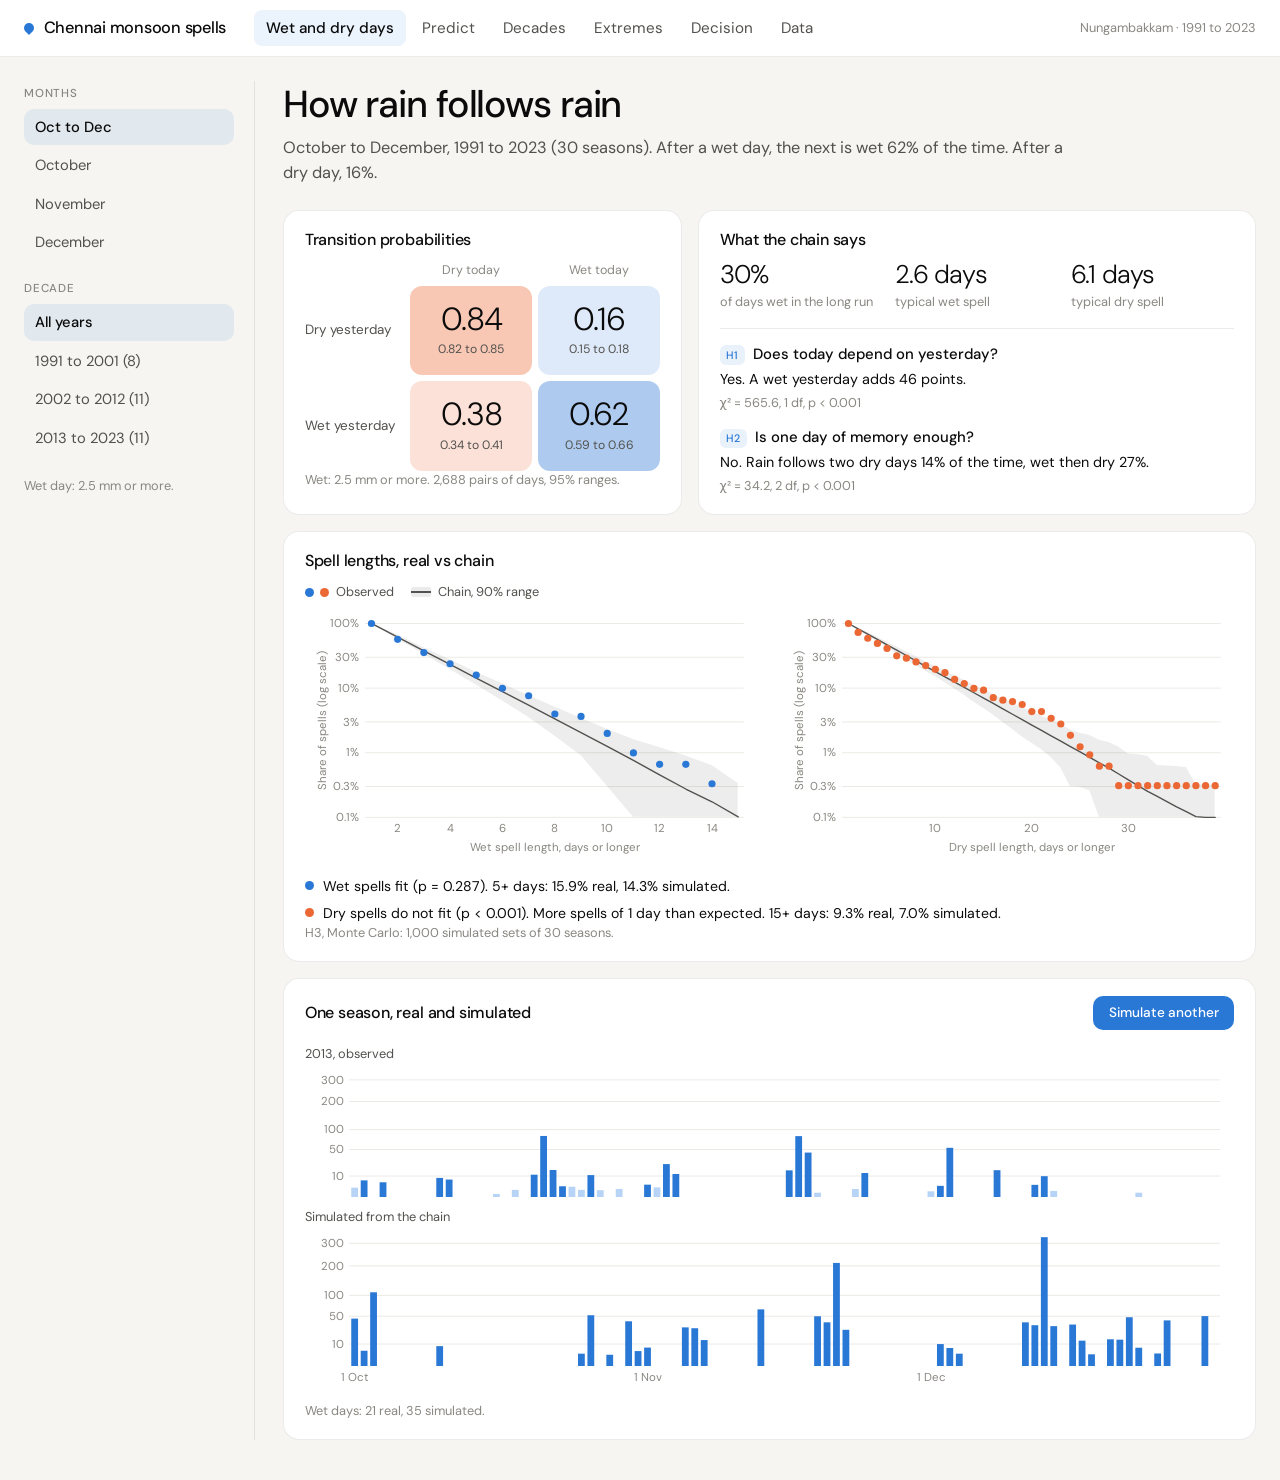
<file: web/index.html>
<!doctype html>
<html lang="en">
<head>
  <meta charset="utf-8" />
  <meta name="viewport" content="width=device-width, initial-scale=1" />
  <title>Chennai monsoon spells</title>
  <meta name="description" content="Wet and dry spells of Chennai's northeast monsoon, 1991 to 2023: a Markov chain analysis with extreme-rainfall risk. Statistics computed in R." />
  <meta name="theme-color" content="#f6f5f1" />
  <link rel="icon" type="image/svg+xml" href="favicon.svg" />
  <link rel="preload" href="data/results.json" as="fetch" crossorigin />
  <link rel="preload" href="data/days.json" as="fetch" crossorigin />
  <link rel="preload" href="fonts/DMSans-400.woff2" as="font" type="font/woff2" crossorigin />
  <link rel="preload" href="fonts/DMSans-500.woff2" as="font" type="font/woff2" crossorigin />
  <style>
    /* Loading screen, inline so it paints before anything else arrives */
    #loading { position: fixed; inset: 0; z-index: 100; display: grid; place-items: center;
      background: #f6f5f1; transition: opacity .35s ease, visibility .35s ease; }
    #loading.done { opacity: 0; visibility: hidden; }
    #loading .inner { display: grid; justify-items: center; gap: 14px; padding: 0 24px; text-align: center;
      font-family: "DM Sans", system-ui, -apple-system, "Segoe UI", sans-serif; }
    #loading .drop { width: 18px; height: 18px; border-radius: 50% 50% 50% 0; transform: rotate(-45deg);
      background: #2a78d6; animation: drop 1.4s ease-in-out infinite; }
    @keyframes drop { 0%, 100% { transform: rotate(-45deg) translate(0, 0); } 50% { transform: rotate(-45deg) translate(-3px, 3px); } }
    #loading .title { font-size: 18px; font-weight: 500; letter-spacing: -0.01em; color: #0b0b0b; }
    #loading .bar { width: 180px; height: 3px; border-radius: 3px; background: #e6e4dd; overflow: hidden; }
    #loading .bar span { display: block; width: 40%; height: 100%; border-radius: 3px; background: #2a78d6;
      animation: slide 1.1s ease-in-out infinite; }
    @keyframes slide { 0% { transform: translateX(-100%); } 100% { transform: translateX(250%); } }
    #loading .note { font-size: 14px; color: #52514e; }
    @media (prefers-reduced-motion: reduce) { #loading .drop, #loading .bar span { animation: none; } }
  </style>
  <link rel="stylesheet" href="css/styles.css?v=4" />
</head>
<body>
  <div id="loading" role="status" aria-live="polite">
    <div class="inner">
      <span class="drop" aria-hidden="true"></span>
      <div class="title">Chennai monsoon spells</div>
      <div class="bar" aria-hidden="true"><span></span></div>
      <div class="note" id="loading-note">Loading the rainfall results</div>
    </div>
  </div>

  <header class="topbar">
    <div class="topbar-inner">
      <a class="brand" href="#wet-and-dry-days"><span class="brand-dot" aria-hidden="true"></span>Chennai monsoon spells</a>
      <button class="menu-btn" id="menu-btn" aria-expanded="false" aria-controls="nav" aria-label="Open the page menu">
        <span></span><span></span><span></span>
      </button>
      <nav class="nav" id="nav" aria-label="Pages">
        <a href="#wet-and-dry-days" data-page="wet">Wet and dry days</a>
        <a href="#predict" data-page="predict">Predict</a>
        <a href="#decades" data-page="decades">Decades</a>
        <a href="#extremes" data-page="extremes">Extremes</a>
        <a href="#decision" data-page="decision">Decision</a>
        <a href="#data" data-page="data">Data</a>
      </nav>
      <span class="nav-meta">Nungambakkam &middot; 1991 to 2023</span>
    </div>
  </header>

  <main class="frame">
    <!-- Wet and dry days -------------------------------------------------------- -->
    <section class="page with-side" id="page-wet" aria-labelledby="h-wet">
      <aside class="picker" aria-label="Choose months and decade">
        <fieldset class="choice" id="pick-months">
          <legend>Months</legend>
        </fieldset>
        <fieldset class="choice" id="pick-decade">
          <legend>Decade</legend>
        </fieldset>
        <p class="side-note">Wet day: 2.5 mm or more.</p>
      </aside>
      <div class="main">
        <div class="page-head">
          <h1 id="h-wet">How rain follows rain</h1>
          <p class="lede" id="lede-wet"></p>
        </div>
        <div class="grid g-5-7">
          <div class="card"><h2 class="card-title">Transition probabilities</h2><div id="matrix"></div></div>
          <div class="card"><h2 class="card-title">What the chain says</h2><div id="chain-facts"></div></div>
        </div>
        <div class="card">
          <h2 class="card-title">Spell lengths, real vs chain</h2>
          <div class="legend">
            <span class="li"><span class="key key-dot wet"></span><span class="key key-dot dry"></span>Observed</span>
            <span class="li"><span class="key key-line"></span>Chain, 90% range</span>
          </div>
          <div class="grid g-6-6 inner">
            <div class="chart" id="chart-spell-wet"></div>
            <div class="chart" id="chart-spell-dry"></div>
          </div>
          <div id="spell-verdict"></div>
        </div>
        <div class="card">
          <div class="card-head">
            <h2 class="card-title">One season, real and simulated</h2>
            <button class="btn btn-primary" id="resim" type="button">Simulate another</button>
          </div>
          <div class="chart" id="chart-season"></div>
          <p class="caption" id="season-caption"></p>
        </div>
      </div>
    </section>

    <!-- Predict ----------------------------------------------------------------- -->
    <section class="page" id="page-predict" aria-labelledby="h-predict" hidden>
      <div class="page-head">
        <h1 id="h-predict">How likely is rain on a given day?</h1>
        <p class="lede" id="lede-predict"></p>
      </div>
      <div class="ask">
        <div class="ask-day">
          <label class="ask-label" for="day">Pick a day</label>
          <input type="date" id="day" value="2027-10-15" min="2026-10-01" max="2030-12-31" required />
        </div>
        <fieldset class="ask-hist" id="pick-history">
          <legend class="ask-label">The two days before <span class="ask-hint">(day before yesterday, then yesterday)</span></legend>
        </fieldset>
      </div>
      <div class="grid g-5-7">
        <div class="card"><h2 class="card-title">The chance</h2><div id="forecast-box"></div></div>
        <div class="card">
          <h2 class="card-title">Through the season</h2>
          <div class="legend" id="forecast-legend"></div>
          <div class="chart fill" id="chart-forecast"></div>
          <p class="caption" id="forecast-caption"></p>
        </div>
      </div>
      <div class="card">
        <h2 class="card-title">The whole season</h2>
        <div id="outlook"></div>
      </div>
      <div class="card">
        <h2 class="card-title">How often is it right?</h2>
        <div class="grid g-7-5 inner">
          <div>
            <div class="slider">
              <label for="cut">Call it wet above</label>
              <output id="cut-out" for="cut"></output>
              <input type="range" id="cut" min="0.05" max="0.95" step="0.01" value="0.3" />
            </div>
            <div id="check-table"></div>
          </div>
          <div>
            <div class="legend">
              <span class="li"><span class="key key-dot dry"></span>Long range</span>
              <span class="li"><span class="key key-dot wet"></span>Next day</span>
            </div>
            <div class="chart" id="chart-reliability"></div>
            <p class="caption">On the dashed line, it rains as often as forecast.</p>
          </div>
        </div>
      </div>
      <div class="card">
        <h2 class="card-title">Which model</h2>
        <div id="model-table"></div>
      </div>
    </section>

    <!-- Decades ----------------------------------------------------------------- -->
    <section class="page" id="page-decades" aria-labelledby="h-decades" hidden>
      <div class="page-head">
        <h1 id="h-decades">Has the monsoon changed?</h1>
        <p class="lede" id="lede-decades"></p>
      </div>
      <div class="card">
        <h2 class="card-title">Rain in each season</h2>
        <div class="chart" id="chart-totals"></div>
        <p class="caption">Grey: a missing month, not used.</p>
      </div>
      <div class="grid g-6-6">
        <div class="card">
          <h2 class="card-title">Persistence by decade (H4)</h2>
          <div class="chart" id="chart-decade-chain"></div>
          <div id="h4-text"></div>
        </div>
        <div class="card">
          <h2 class="card-title">Heavy-rain days by decade (H5)</h2>
          <div class="chart" id="chart-heavy"></div>
          <div id="h5-text"></div>
        </div>
      </div>
    </section>

    <!-- Extremes ---------------------------------------------------------------- -->
    <section class="page" id="page-extremes" aria-labelledby="h-extremes" hidden>
      <div class="page-head">
        <h1 id="h-extremes">How heavy can one day get?</h1>
        <p class="lede" id="lede-extremes"></p>
      </div>
      <div class="card">
        <div class="card-head">
          <h2 class="card-title">Which distribution fits</h2>
          <div class="segmented" role="radiogroup" aria-label="Fit used below" id="pick-fit"></div>
        </div>
        <div class="grid g-5-7 inner">
          <div>
            <div id="fit-table"></div>
          </div>
          <div>
            <div class="legend" id="qq-legend"></div>
            <div class="chart" id="chart-qq"></div>
            <p class="caption">On the dashed line, fit and record agree.</p>
          </div>
        </div>
      </div>
      <div class="card">
        <h2 class="card-title">Return periods</h2>
        <div class="grid g-8-4 inner">
          <div class="chart" id="chart-returns"></div>
          <div id="return-table"></div>
        </div>
        <p class="caption">T(x) = 1 / (&lambda; [1 &minus; F(x)]). Ranges: 400 season resamples.</p>
      </div>
    </section>

    <!-- Decision ---------------------------------------------------------------- -->
    <section class="page" id="page-decision" aria-labelledby="h-decision" hidden>
      <div class="page-head">
        <h1 id="h-decision">When should a flood alert go out?</h1>
        <p class="lede" id="lede-decision"></p>
      </div>
      <div class="grid g-7-5">
        <div class="card">
          <h2 class="card-title">Flood alert by the last two days</h2>
          <div class="chart fill" id="chart-alert"></div>
          <p class="caption" id="alert-caption"></p>
        </div>
        <div class="card">
          <h2 class="card-title">The alert rule</h2>
          <div class="slider">
            <label for="cl">Cost-loss ratio C/L</label>
            <output id="cl-out" for="cl"></output>
            <input type="range" id="cl" min="0.002" max="0.06" step="0.001" value="0.02" />
          </div>
          <p class="side-note">C: cost of acting. L: loss without an alert. Alert when the chance is above C/L.</p>
          <div id="alert-rule"></div>
        </div>
      </div>
      <div class="grid g-7-5">
        <div class="card">
          <h2 class="card-title">Dry-spell buffer for a reservoir</h2>
          <div class="chart fill" id="chart-buffer"></div>
          <p class="caption" id="buffer-caption"></p>
        </div>
        <div class="card">
          <h2 class="card-title">Buffer days</h2>
          <div class="slider">
            <label for="risk">Risk of a longer dry spell</label>
            <output id="risk-out" for="risk"></output>
            <input type="range" id="risk" min="0.01" max="0.5" step="0.01" value="0.1" />
          </div>
          <div id="buffer-rule"></div>
        </div>
      </div>
    </section>

    <!-- Data -------------------------------------------------------------------- -->
    <section class="page" id="page-data" aria-labelledby="h-data" hidden>
      <div class="page-head">
        <h1 id="h-data">Where the numbers come from</h1>
        <p class="lede">Daily rain at Nungambakkam, from the OpenCity Chennai dataset (IMD, TNDMA). Every gap was checked before modelling.</p>
      </div>
      <div class="card">
        <div class="card-head">
          <h2 class="card-title">Rules</h2>
          <a class="btn btn-outline" id="download" href="#" download="nungambakkam_oct_dec_1991_2023.csv">Download data</a>
        </div>
        <div id="audit-rules"></div>
      </div>
      <div class="card">
        <h2 class="card-title">Every October to December day</h2>
        <div class="legend">
          <span class="li"><span class="key key-sq wet"></span>Wet</span>
          <span class="li"><span class="key key-sq light"></span>Under 2.5 mm</span>
          <span class="li"><span class="key key-sq dry"></span>Dry</span>
          <span class="li"><span class="key key-sq missing"></span>Missing</span>
        </div>
        <div class="chart" id="chart-calendar"></div>
      </div>
      <div class="card">
        <h2 class="card-title">What the checks found</h2>
        <div id="audit-found"></div>
      </div>
    </section>
  </main>

  <script src="vendor/d3.min.js" defer></script>
  <script src="vendor/plot.umd.min.js" defer></script>
  <script src="js/stats.js?v=1" defer></script>
  <script src="js/charts.js?v=3" defer></script>
  <script src="js/app.js?v=5" defer></script>
</body>
</html>
</file>
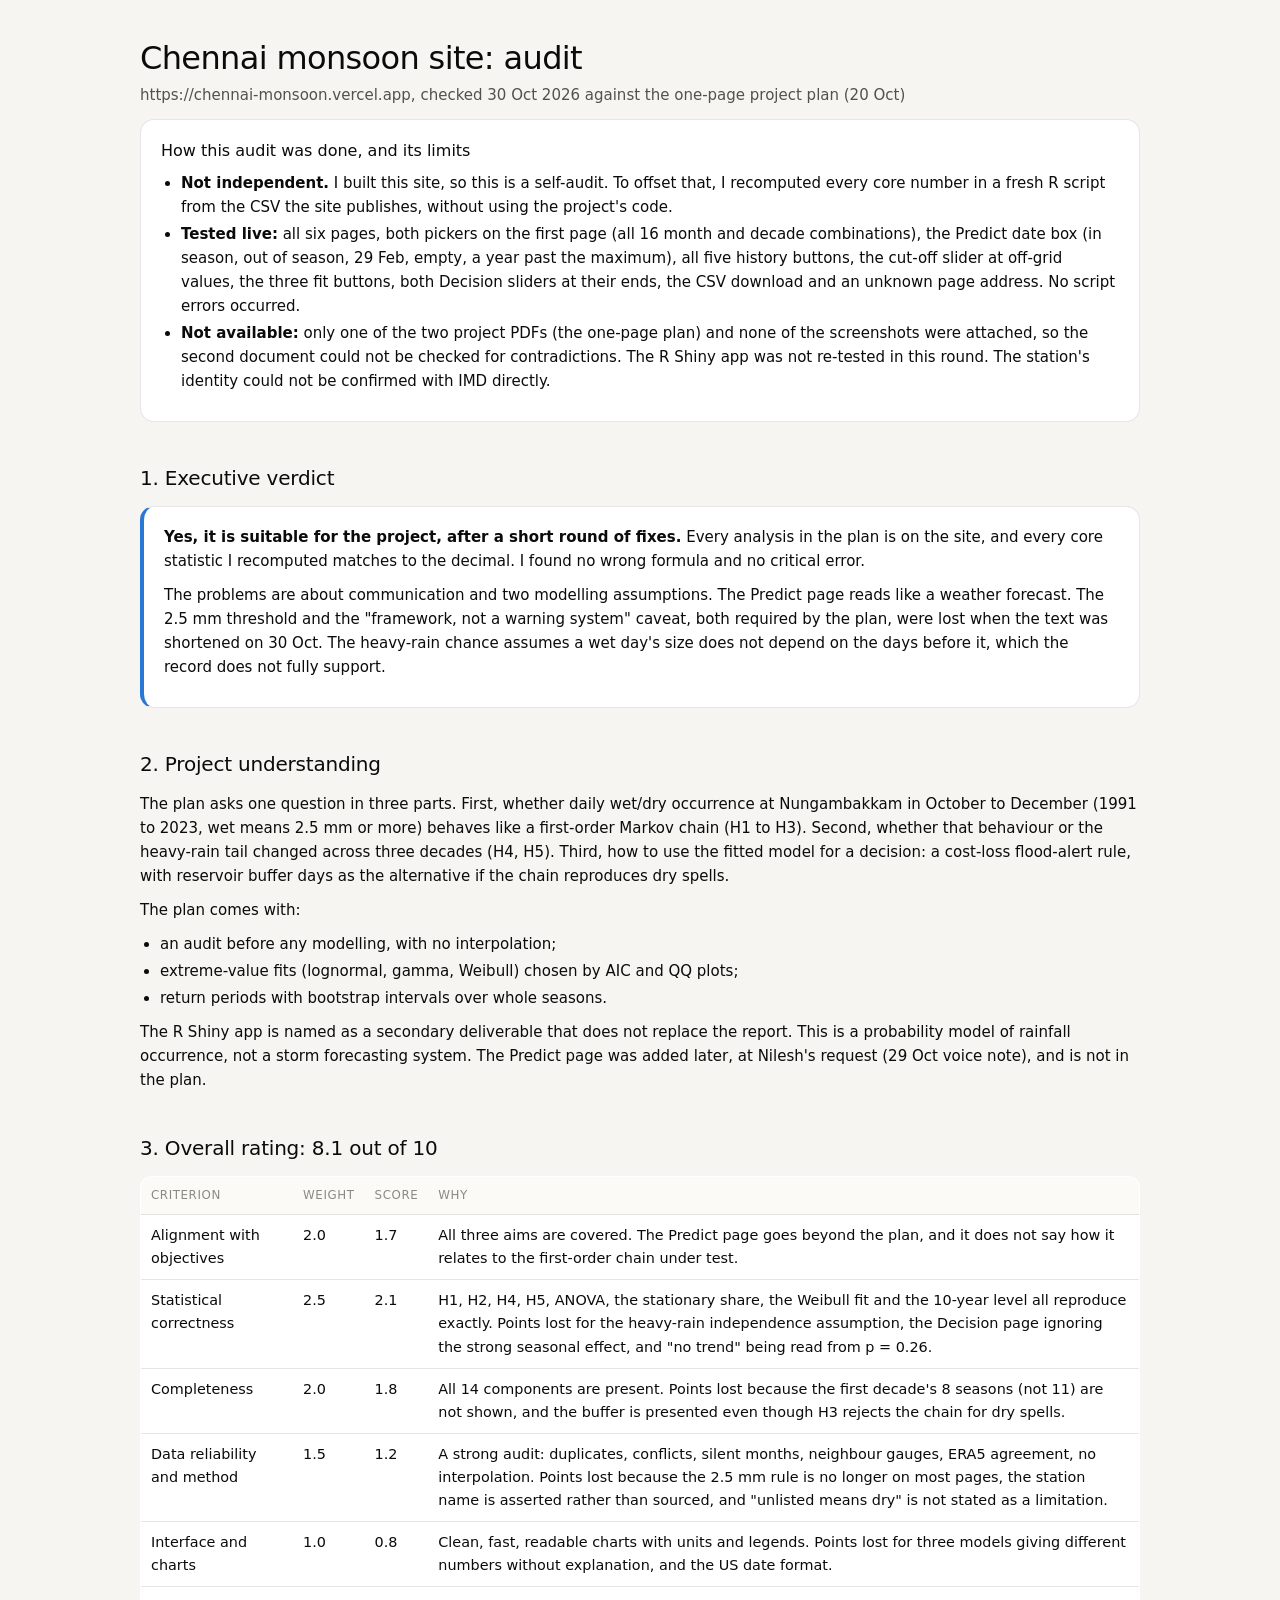
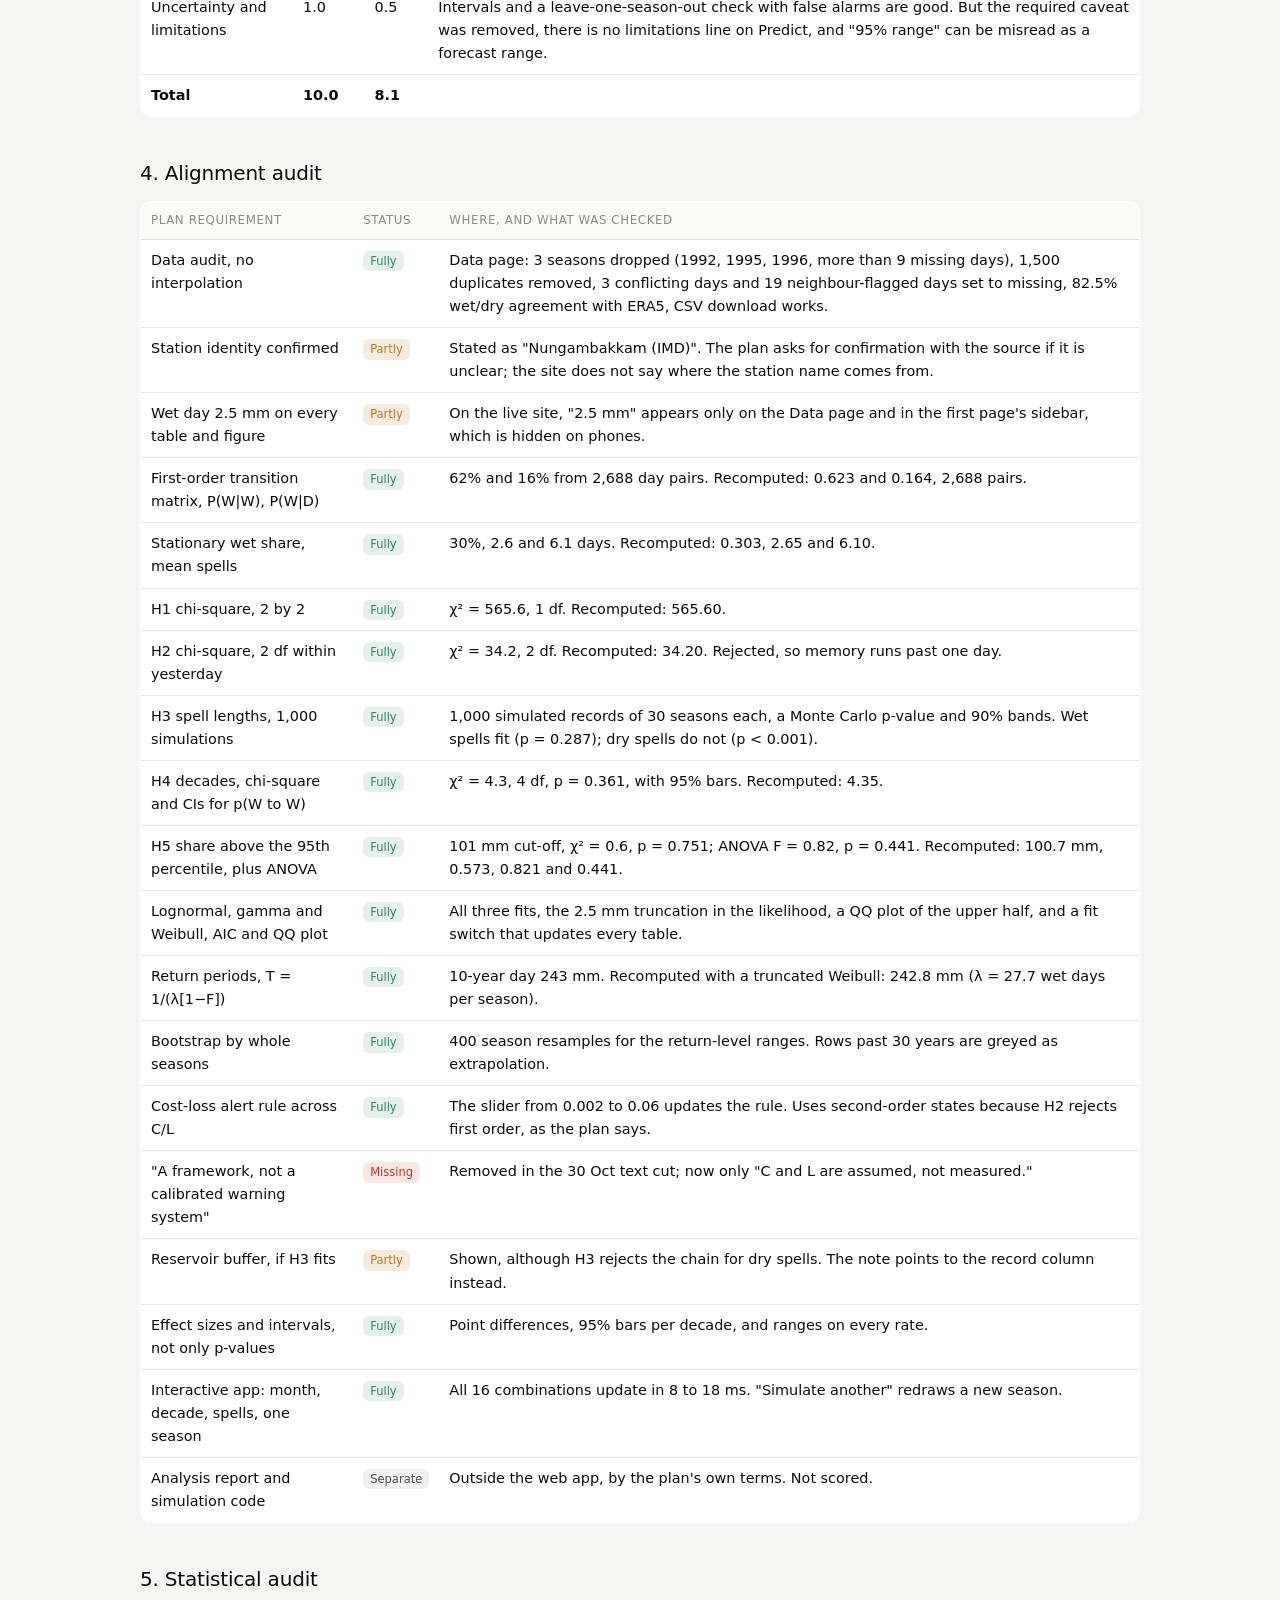
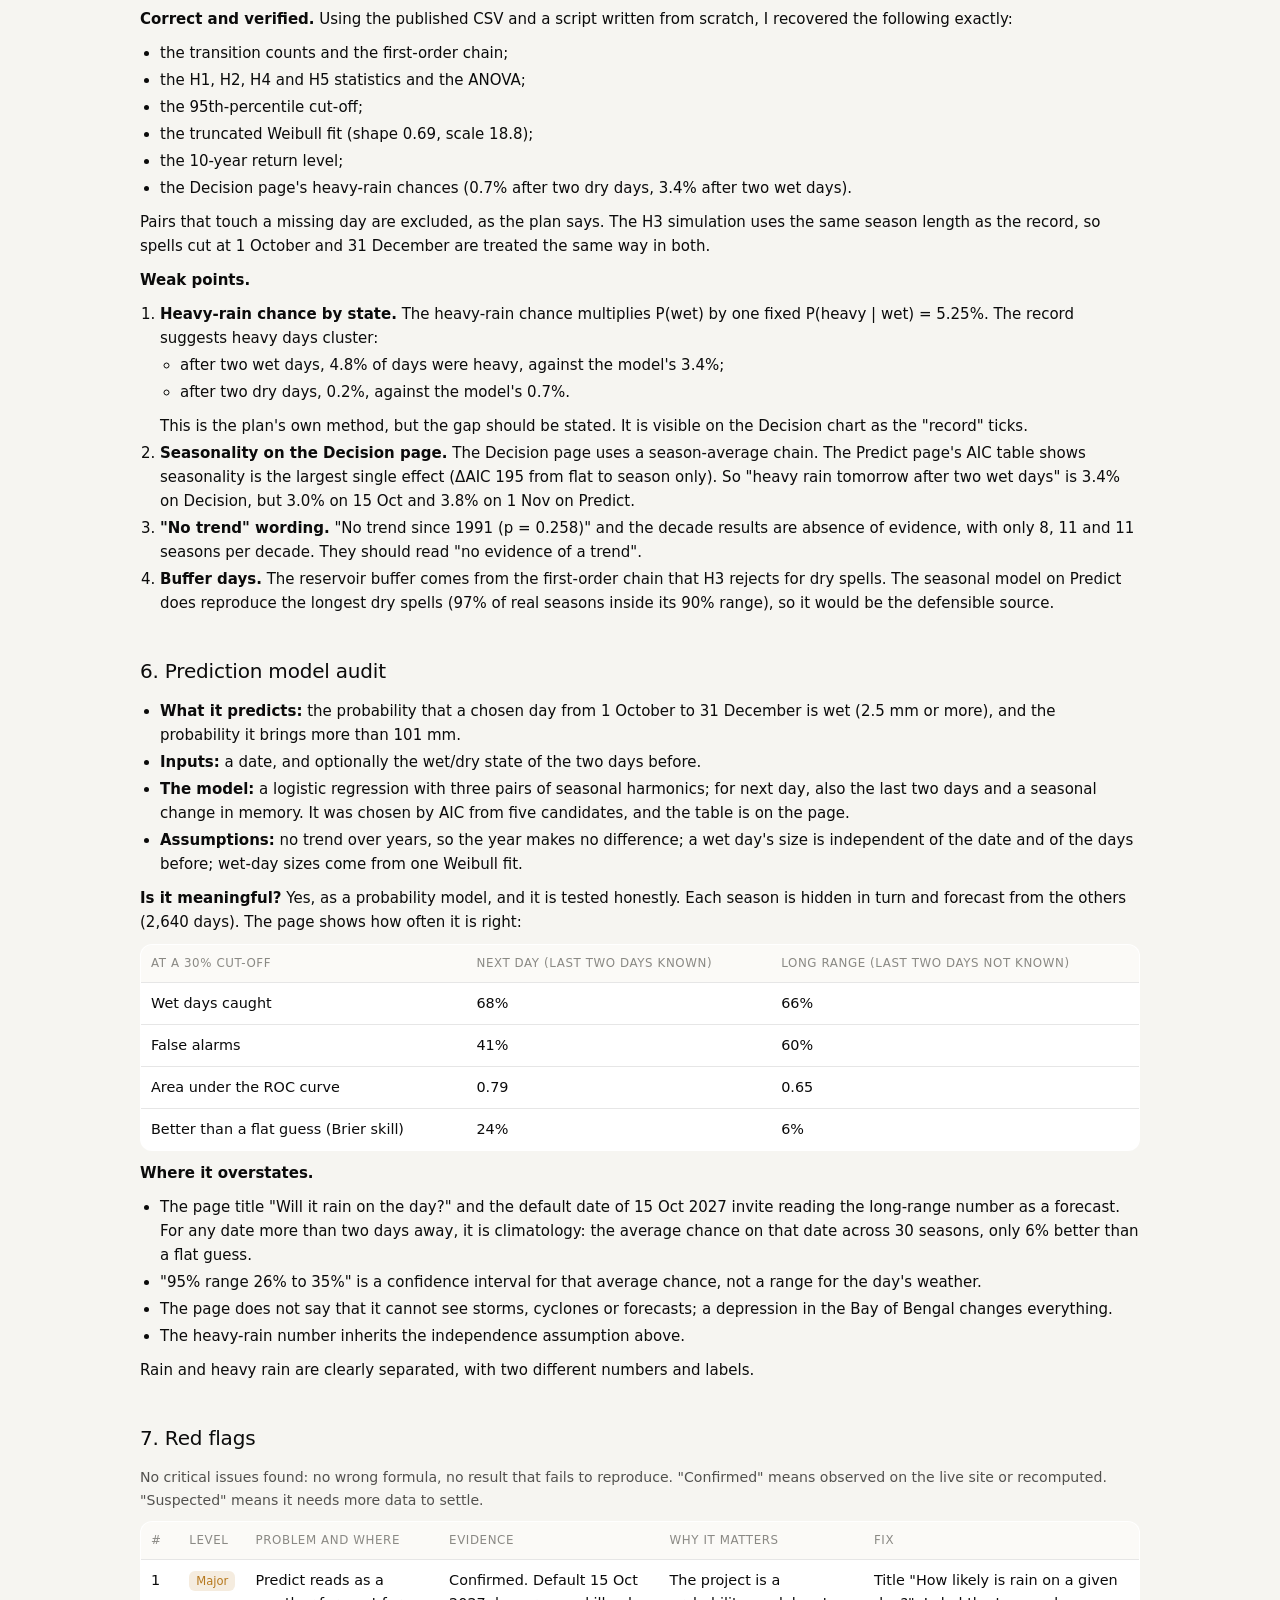
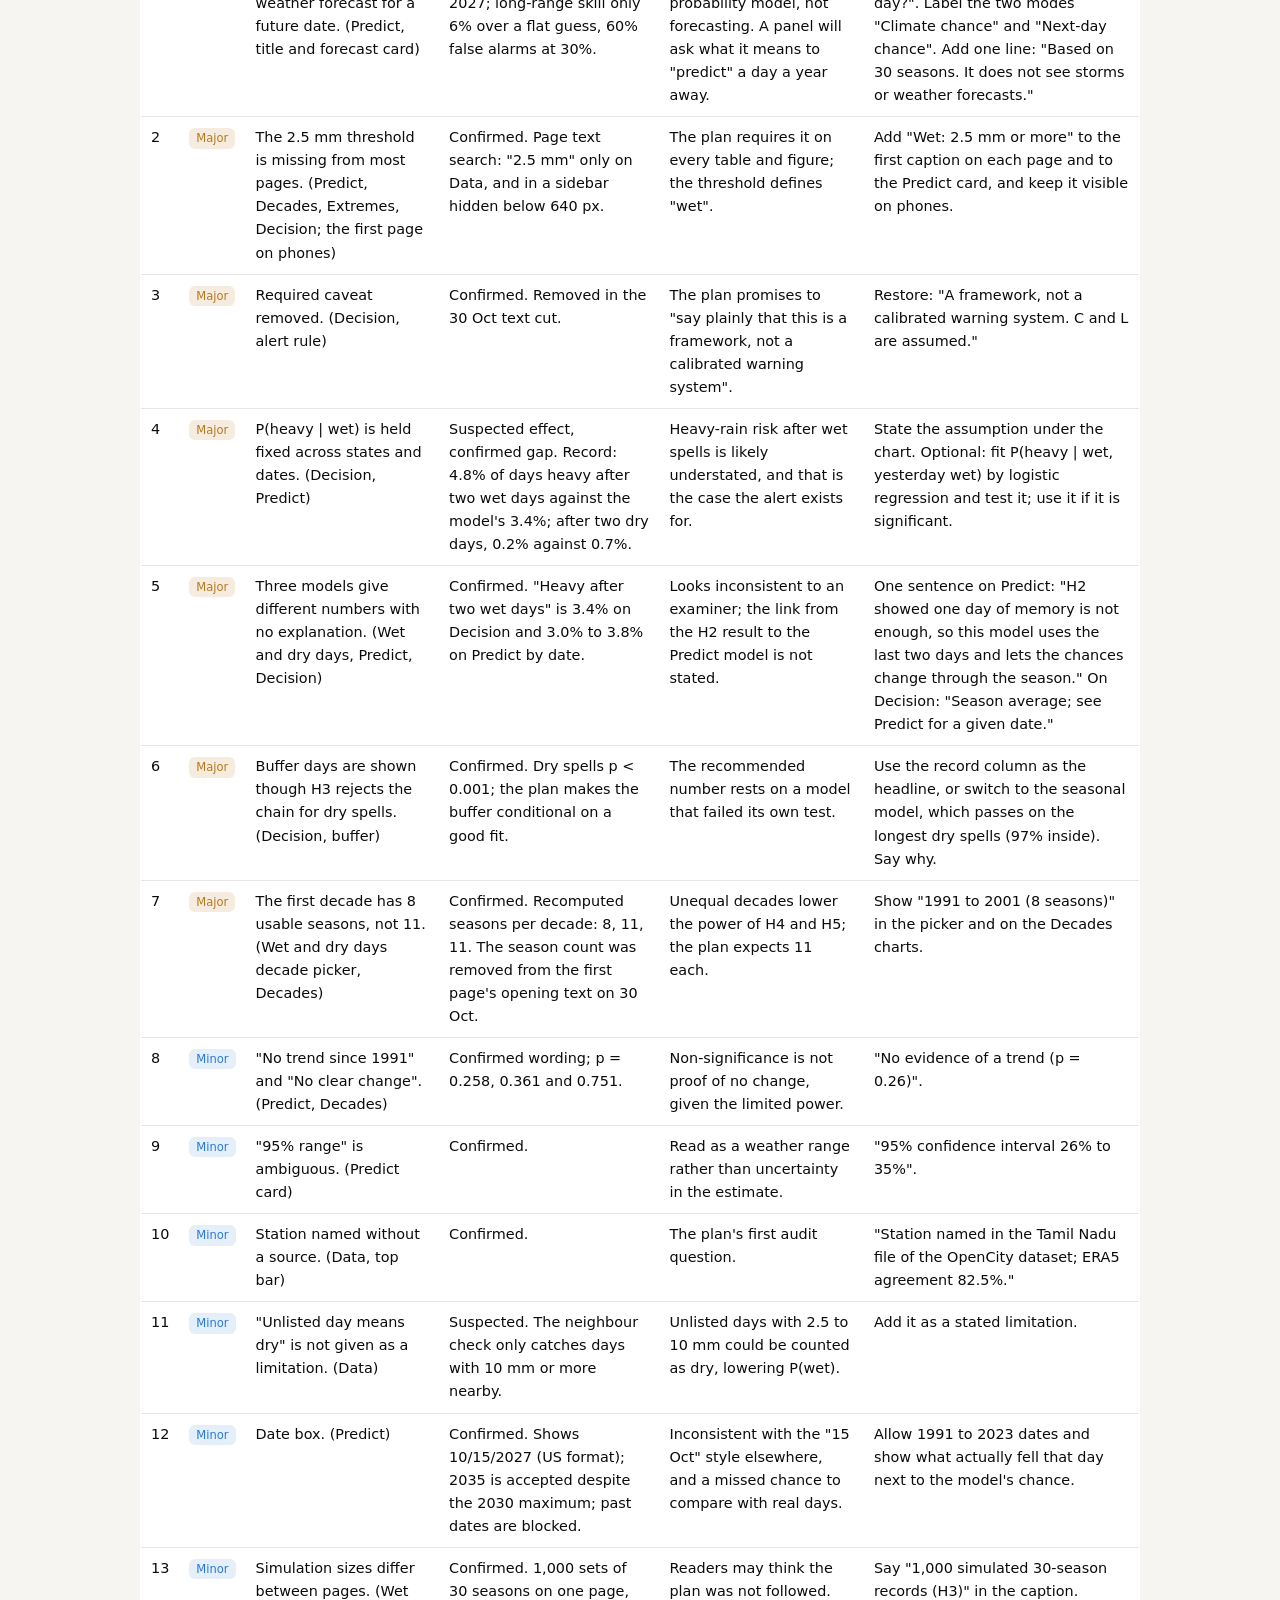
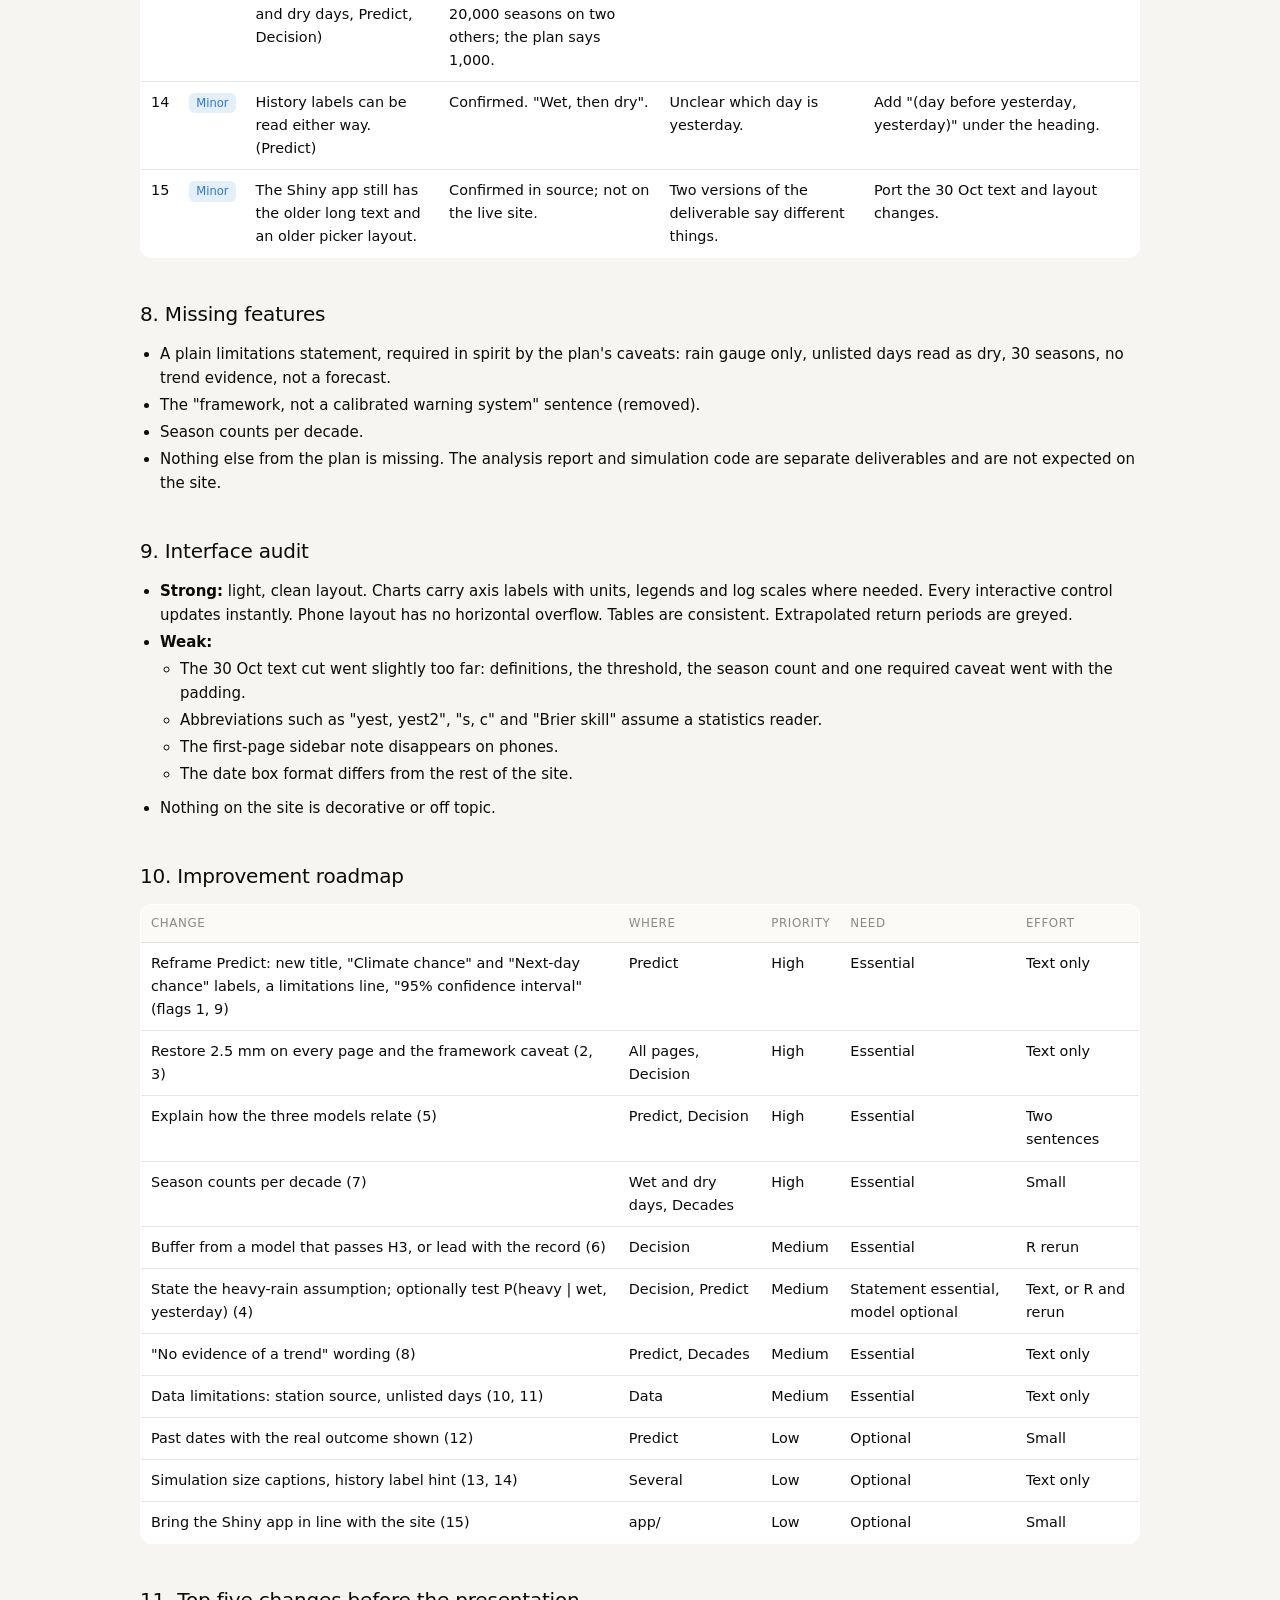
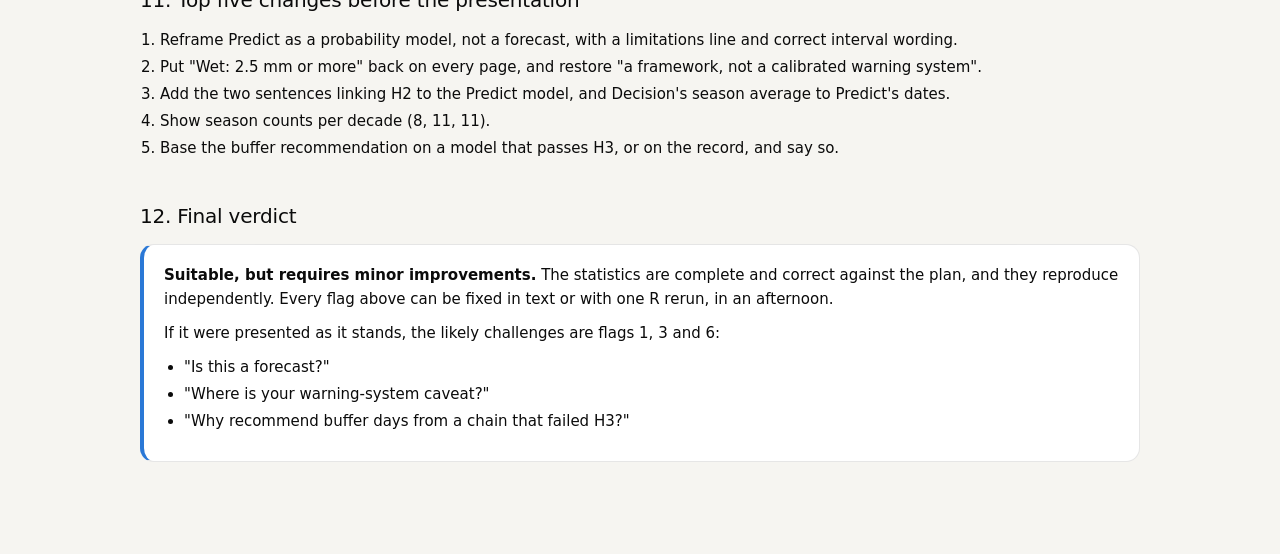
<file: reports/site-audit-30-oct.html>
<!doctype html>
<html lang="en">
<head>
<meta charset="utf-8" />
<meta name="viewport" content="width=device-width, initial-scale=1" />
<title>Chennai monsoon site audit</title>
<style>
  :root { --ink: #0b0b0b; --ink2: #52514e; --muted: #8a8984; --line: rgba(11,11,11,.1); --bg: #f6f5f1; --card: #fff;
    --blue: #2a78d6; --red: #c0392b; --amber: #b7791f; --green: #2f855a; }
  * { box-sizing: border-box; }
  body { margin: 0; background: var(--bg); color: var(--ink); font: 400 15px/1.6 "DM Sans", system-ui, -apple-system, "Segoe UI", sans-serif; }
  main { max-width: 1040px; margin: 0 auto; padding: 40px 20px 80px; }
  h1 { font-size: 2rem; font-weight: 500; letter-spacing: -.02em; line-height: 1.15; margin: 0 0 6px; }
  h2 { font-size: 1.25rem; font-weight: 500; letter-spacing: -.01em; margin: 40px 0 12px; }
  h3 { font-size: 1rem; font-weight: 500; margin: 22px 0 8px; }
  p { margin: 0 0 10px; }
  .sub { color: var(--ink2); }
  .card { background: var(--card); border: 1px solid var(--line); border-radius: 14px; padding: 18px 20px; margin: 12px 0; }
  .verdict { border-left: 4px solid var(--blue); }
  table { width: 100%; border-collapse: collapse; font-size: .9rem; background: var(--card); border: 1px solid var(--line); border-radius: 12px; overflow: hidden; }
  th { text-align: left; font-weight: 500; color: var(--muted); font-size: .74rem; text-transform: uppercase; letter-spacing: .05em; padding: 9px 10px; border-bottom: 1px solid var(--line); background: #fbfaf7; }
  td { padding: 9px 10px; border-bottom: 1px solid var(--line); vertical-align: top; }
  tr:last-child td { border-bottom: 0; }
  .wrap { overflow-x: auto; margin: 10px 0; }
  .tag { display: inline-block; font-size: .72rem; font-weight: 500; border-radius: 6px; padding: 1px 7px; white-space: nowrap; }
  .full { background: rgba(47,133,90,.12); color: var(--green); }
  .part { background: rgba(183,121,31,.14); color: var(--amber); }
  .miss { background: rgba(192,57,43,.12); color: var(--red); }
  .nv { background: rgba(11,11,11,.06); color: var(--ink2); }
  .maj { background: rgba(183,121,31,.14); color: var(--amber); }
  .min { background: rgba(42,120,214,.12); color: var(--blue); }
  .crit { background: rgba(192,57,43,.12); color: var(--red); }
  .score { font-size: 3rem; font-weight: 300; letter-spacing: -.03em; line-height: 1; }
  ul, ol { margin: 0 0 10px; padding-left: 20px; }
  li { margin: 3px 0; }
  code { font-size: .86em; background: rgba(11,11,11,.05); border-radius: 4px; padding: 0 4px; }
  .num { font-variant-numeric: tabular-nums; }
  .note { color: var(--ink2); font-size: .88rem; }
</style>
</head>
<body>
<main>
  <h1>Chennai monsoon site: audit</h1>
  <p class="sub">https://chennai-monsoon.vercel.app, checked 30 Oct 2026 against the one-page project plan (20 Oct)</p>

  <div class="card">
    <h3 style="margin-top:0">How this audit was done, and its limits</h3>
    <ul>
      <li><b>Not independent.</b> I built this site, so this is a self-audit. To offset that, I recomputed every core number in a fresh R script from the CSV the site publishes, without using the project's code.</li>
      <li><b>Tested live:</b> all six pages, both pickers on the first page (all 16 month and decade combinations), the Predict date box (in season, out of season, 29 Feb, empty, a year past the maximum), all five history buttons, the cut-off slider at off-grid values, the three fit buttons, both Decision sliders at their ends, the CSV download and an unknown page address. No script errors occurred.</li>
      <li><b>Not available:</b> only one of the two project PDFs (the one-page plan) and none of the screenshots were attached, so the second document could not be checked for contradictions. The R Shiny app was not re-tested in this round. The station's identity could not be confirmed with IMD directly.</li>
    </ul>
  </div>

  <h2>1. Executive verdict</h2>
  <div class="card verdict">
    <p><b>Yes, it is suitable for the project, after a short round of fixes.</b> Every analysis in the plan is on the site, and every core statistic I recomputed matches to the decimal. I found no wrong formula and no critical error.</p>
    <p>The problems are about communication and two modelling assumptions. The Predict page reads like a weather forecast. The 2.5 mm threshold and the "framework, not a warning system" caveat, both required by the plan, were lost when the text was shortened on 30 Oct. The heavy-rain chance assumes a wet day's size does not depend on the days before it, which the record does not fully support.</p>
  </div>

  <h2>2. Project understanding</h2>
  <p>The plan asks one question in three parts. First, whether daily wet/dry occurrence at Nungambakkam in October to December (1991 to 2023, wet means 2.5 mm or more) behaves like a first-order Markov chain (H1 to H3). Second, whether that behaviour or the heavy-rain tail changed across three decades (H4, H5). Third, how to use the fitted model for a decision: a cost-loss flood-alert rule, with reservoir buffer days as the alternative if the chain reproduces dry spells.</p>
  <p>The plan comes with:</p>
  <ul>
    <li>an audit before any modelling, with no interpolation;</li>
    <li>extreme-value fits (lognormal, gamma, Weibull) chosen by AIC and QQ plots;</li>
    <li>return periods with bootstrap intervals over whole seasons.</li>
  </ul>
  <p>The R Shiny app is named as a secondary deliverable that does not replace the report. This is a probability model of rainfall occurrence, not a storm forecasting system. The Predict page was added later, at Nilesh's request (29 Oct voice note), and is not in the plan.</p>

  <h2>3. Overall rating: 8.1 out of 10</h2>
  <div class="wrap"><table>
    <thead><tr><th>Criterion</th><th>Weight</th><th>Score</th><th>Why</th></tr></thead>
    <tbody>
      <tr><td>Alignment with objectives</td><td class="num">2.0</td><td class="num">1.7</td><td>All three aims are covered. The Predict page goes beyond the plan, and it does not say how it relates to the first-order chain under test.</td></tr>
      <tr><td>Statistical correctness</td><td class="num">2.5</td><td class="num">2.1</td><td>H1, H2, H4, H5, ANOVA, the stationary share, the Weibull fit and the 10-year level all reproduce exactly. Points lost for the heavy-rain independence assumption, the Decision page ignoring the strong seasonal effect, and "no trend" being read from p = 0.26.</td></tr>
      <tr><td>Completeness</td><td class="num">2.0</td><td class="num">1.8</td><td>All 14 components are present. Points lost because the first decade's 8 seasons (not 11) are not shown, and the buffer is presented even though H3 rejects the chain for dry spells.</td></tr>
      <tr><td>Data reliability and method</td><td class="num">1.5</td><td class="num">1.2</td><td>A strong audit: duplicates, conflicts, silent months, neighbour gauges, ERA5 agreement, no interpolation. Points lost because the 2.5 mm rule is no longer on most pages, the station name is asserted rather than sourced, and "unlisted means dry" is not stated as a limitation.</td></tr>
      <tr><td>Interface and charts</td><td class="num">1.0</td><td class="num">0.8</td><td>Clean, fast, readable charts with units and legends. Points lost for three models giving different numbers without explanation, and the US date format.</td></tr>
      <tr><td>Uncertainty and limitations</td><td class="num">1.0</td><td class="num">0.5</td><td>Intervals and a leave-one-season-out check with false alarms are good. But the required caveat was removed, there is no limitations line on Predict, and "95% range" can be misread as a forecast range.</td></tr>
      <tr><td><b>Total</b></td><td class="num"><b>10.0</b></td><td class="num"><b>8.1</b></td><td></td></tr>
    </tbody>
  </table></div>

  <h2>4. Alignment audit</h2>
  <div class="wrap"><table>
    <thead><tr><th>Plan requirement</th><th>Status</th><th>Where, and what was checked</th></tr></thead>
    <tbody>
      <tr><td>Data audit, no interpolation</td><td><span class="tag full">Fully</span></td><td>Data page: 3 seasons dropped (1992, 1995, 1996, more than 9 missing days), 1,500 duplicates removed, 3 conflicting days and 19 neighbour-flagged days set to missing, 82.5% wet/dry agreement with ERA5, CSV download works.</td></tr>
      <tr><td>Station identity confirmed</td><td><span class="tag part">Partly</span></td><td>Stated as "Nungambakkam (IMD)". The plan asks for confirmation with the source if it is unclear; the site does not say where the station name comes from.</td></tr>
      <tr><td>Wet day 2.5 mm on every table and figure</td><td><span class="tag part">Partly</span></td><td>On the live site, "2.5 mm" appears only on the Data page and in the first page's sidebar, which is hidden on phones.</td></tr>
      <tr><td>First-order transition matrix, P(W|W), P(W|D)</td><td><span class="tag full">Fully</span></td><td>62% and 16% from 2,688 day pairs. Recomputed: 0.623 and 0.164, 2,688 pairs.</td></tr>
      <tr><td>Stationary wet share, mean spells</td><td><span class="tag full">Fully</span></td><td>30%, 2.6 and 6.1 days. Recomputed: 0.303, 2.65 and 6.10.</td></tr>
      <tr><td>H1 chi-square, 2 by 2</td><td><span class="tag full">Fully</span></td><td>&chi;&sup2; = 565.6, 1 df. Recomputed: 565.60.</td></tr>
      <tr><td>H2 chi-square, 2 df within yesterday</td><td><span class="tag full">Fully</span></td><td>&chi;&sup2; = 34.2, 2 df. Recomputed: 34.20. Rejected, so memory runs past one day.</td></tr>
      <tr><td>H3 spell lengths, 1,000 simulations</td><td><span class="tag full">Fully</span></td><td>1,000 simulated records of 30 seasons each, a Monte Carlo p-value and 90% bands. Wet spells fit (p = 0.287); dry spells do not (p &lt; 0.001).</td></tr>
      <tr><td>H4 decades, chi-square and CIs for p(W to W)</td><td><span class="tag full">Fully</span></td><td>&chi;&sup2; = 4.3, 4 df, p = 0.361, with 95% bars. Recomputed: 4.35.</td></tr>
      <tr><td>H5 share above the 95th percentile, plus ANOVA</td><td><span class="tag full">Fully</span></td><td>101 mm cut-off, &chi;&sup2; = 0.6, p = 0.751; ANOVA F = 0.82, p = 0.441. Recomputed: 100.7 mm, 0.573, 0.821 and 0.441.</td></tr>
      <tr><td>Lognormal, gamma and Weibull, AIC and QQ plot</td><td><span class="tag full">Fully</span></td><td>All three fits, the 2.5 mm truncation in the likelihood, a QQ plot of the upper half, and a fit switch that updates every table.</td></tr>
      <tr><td>Return periods, T = 1/(&lambda;[1&minus;F])</td><td><span class="tag full">Fully</span></td><td>10-year day 243 mm. Recomputed with a truncated Weibull: 242.8 mm (&lambda; = 27.7 wet days per season).</td></tr>
      <tr><td>Bootstrap by whole seasons</td><td><span class="tag full">Fully</span></td><td>400 season resamples for the return-level ranges. Rows past 30 years are greyed as extrapolation.</td></tr>
      <tr><td>Cost-loss alert rule across C/L</td><td><span class="tag full">Fully</span></td><td>The slider from 0.002 to 0.06 updates the rule. Uses second-order states because H2 rejects first order, as the plan says.</td></tr>
      <tr><td>"A framework, not a calibrated warning system"</td><td><span class="tag miss">Missing</span></td><td>Removed in the 30 Oct text cut; now only "C and L are assumed, not measured."</td></tr>
      <tr><td>Reservoir buffer, if H3 fits</td><td><span class="tag part">Partly</span></td><td>Shown, although H3 rejects the chain for dry spells. The note points to the record column instead.</td></tr>
      <tr><td>Effect sizes and intervals, not only p-values</td><td><span class="tag full">Fully</span></td><td>Point differences, 95% bars per decade, and ranges on every rate.</td></tr>
      <tr><td>Interactive app: month, decade, spells, one season</td><td><span class="tag full">Fully</span></td><td>All 16 combinations update in 8 to 18 ms. "Simulate another" redraws a new season.</td></tr>
      <tr><td>Analysis report and simulation code</td><td><span class="tag nv">Separate</span></td><td>Outside the web app, by the plan's own terms. Not scored.</td></tr>
    </tbody>
  </table></div>

  <h2>5. Statistical audit</h2>
  <p><b>Correct and verified.</b> Using the published CSV and a script written from scratch, I recovered the following exactly:</p>
  <ul>
    <li>the transition counts and the first-order chain;</li>
    <li>the H1, H2, H4 and H5 statistics and the ANOVA;</li>
    <li>the 95th-percentile cut-off;</li>
    <li>the truncated Weibull fit (shape 0.69, scale 18.8);</li>
    <li>the 10-year return level;</li>
    <li>the Decision page's heavy-rain chances (0.7% after two dry days, 3.4% after two wet days).</li>
  </ul>
  <p>Pairs that touch a missing day are excluded, as the plan says. The H3 simulation uses the same season length as the record, so spells cut at 1 October and 31 December are treated the same way in both.</p>
  <p><b>Weak points.</b></p>
  <ol>
    <li><b>Heavy-rain chance by state.</b> The heavy-rain chance multiplies P(wet) by one fixed P(heavy | wet) = 5.25%. The record suggests heavy days cluster:
      <ul>
        <li>after two wet days, 4.8% of days were heavy, against the model's 3.4%;</li>
        <li>after two dry days, 0.2%, against the model's 0.7%.</li>
      </ul>
      This is the plan's own method, but the gap should be stated. It is visible on the Decision chart as the "record" ticks.</li>
    <li><b>Seasonality on the Decision page.</b> The Decision page uses a season-average chain. The Predict page's AIC table shows seasonality is the largest single effect (&Delta;AIC 195 from flat to season only). So "heavy rain tomorrow after two wet days" is 3.4% on Decision, but 3.0% on 15 Oct and 3.8% on 1 Nov on Predict.</li>
    <li><b>"No trend" wording.</b> "No trend since 1991 (p = 0.258)" and the decade results are absence of evidence, with only 8, 11 and 11 seasons per decade. They should read "no evidence of a trend".</li>
    <li><b>Buffer days.</b> The reservoir buffer comes from the first-order chain that H3 rejects for dry spells. The seasonal model on Predict does reproduce the longest dry spells (97% of real seasons inside its 90% range), so it would be the defensible source.</li>
  </ol>

  <h2>6. Prediction model audit</h2>
  <ul>
    <li><b>What it predicts:</b> the probability that a chosen day from 1 October to 31 December is wet (2.5 mm or more), and the probability it brings more than 101 mm.</li>
    <li><b>Inputs:</b> a date, and optionally the wet/dry state of the two days before.</li>
    <li><b>The model:</b> a logistic regression with three pairs of seasonal harmonics; for next day, also the last two days and a seasonal change in memory. It was chosen by AIC from five candidates, and the table is on the page.</li>
    <li><b>Assumptions:</b> no trend over years, so the year makes no difference; a wet day's size is independent of the date and of the days before; wet-day sizes come from one Weibull fit.</li>
  </ul>
  <p><b>Is it meaningful?</b> Yes, as a probability model, and it is tested honestly. Each season is hidden in turn and forecast from the others (2,640 days). The page shows how often it is right:</p>
  <div class="wrap"><table>
    <thead><tr><th>At a 30% cut-off</th><th>Next day (last two days known)</th><th>Long range (last two days not known)</th></tr></thead>
    <tbody>
      <tr><td>Wet days caught</td><td>68%</td><td>66%</td></tr>
      <tr><td>False alarms</td><td>41%</td><td>60%</td></tr>
      <tr><td>Area under the ROC curve</td><td>0.79</td><td>0.65</td></tr>
      <tr><td>Better than a flat guess (Brier skill)</td><td>24%</td><td>6%</td></tr>
    </tbody>
  </table></div>
  <p><b>Where it overstates.</b></p>
  <ul>
    <li>The page title "Will it rain on the day?" and the default date of 15 Oct 2027 invite reading the long-range number as a forecast. For any date more than two days away, it is climatology: the average chance on that date across 30 seasons, only 6% better than a flat guess.</li>
    <li>"95% range 26% to 35%" is a confidence interval for that average chance, not a range for the day's weather.</li>
    <li>The page does not say that it cannot see storms, cyclones or forecasts; a depression in the Bay of Bengal changes everything.</li>
    <li>The heavy-rain number inherits the independence assumption above.</li>
  </ul>
  <p>Rain and heavy rain are clearly separated, with two different numbers and labels.</p>

  <h2>7. Red flags</h2>
  <p class="note">No critical issues found: no wrong formula, no result that fails to reproduce. "Confirmed" means observed on the live site or recomputed. "Suspected" means it needs more data to settle.</p>
  <div class="wrap"><table>
    <thead><tr><th>#</th><th>Level</th><th>Problem and where</th><th>Evidence</th><th>Why it matters</th><th>Fix</th></tr></thead>
    <tbody>
      <tr><td>1</td><td><span class="tag maj">Major</span></td><td>Predict reads as a weather forecast for a future date. (Predict, title and forecast card)</td><td>Confirmed. Default 15 Oct 2027; long-range skill only 6% over a flat guess, 60% false alarms at 30%.</td><td>The project is a probability model, not forecasting. A panel will ask what it means to "predict" a day a year away.</td><td>Title "How likely is rain on a given day?". Label the two modes "Climate chance" and "Next-day chance". Add one line: "Based on 30 seasons. It does not see storms or weather forecasts."</td></tr>
      <tr><td>2</td><td><span class="tag maj">Major</span></td><td>The 2.5 mm threshold is missing from most pages. (Predict, Decades, Extremes, Decision; the first page on phones)</td><td>Confirmed. Page text search: "2.5 mm" only on Data, and in a sidebar hidden below 640 px.</td><td>The plan requires it on every table and figure; the threshold defines "wet".</td><td>Add "Wet: 2.5 mm or more" to the first caption on each page and to the Predict card, and keep it visible on phones.</td></tr>
      <tr><td>3</td><td><span class="tag maj">Major</span></td><td>Required caveat removed. (Decision, alert rule)</td><td>Confirmed. Removed in the 30 Oct text cut.</td><td>The plan promises to "say plainly that this is a framework, not a calibrated warning system".</td><td>Restore: "A framework, not a calibrated warning system. C and L are assumed."</td></tr>
      <tr><td>4</td><td><span class="tag maj">Major</span></td><td>P(heavy | wet) is held fixed across states and dates. (Decision, Predict)</td><td>Suspected effect, confirmed gap. Record: 4.8% of days heavy after two wet days against the model's 3.4%; after two dry days, 0.2% against 0.7%.</td><td>Heavy-rain risk after wet spells is likely understated, and that is the case the alert exists for.</td><td>State the assumption under the chart. Optional: fit P(heavy | wet, yesterday wet) by logistic regression and test it; use it if it is significant.</td></tr>
      <tr><td>5</td><td><span class="tag maj">Major</span></td><td>Three models give different numbers with no explanation. (Wet and dry days, Predict, Decision)</td><td>Confirmed. "Heavy after two wet days" is 3.4% on Decision and 3.0% to 3.8% on Predict by date.</td><td>Looks inconsistent to an examiner; the link from the H2 result to the Predict model is not stated.</td><td>One sentence on Predict: "H2 showed one day of memory is not enough, so this model uses the last two days and lets the chances change through the season." On Decision: "Season average; see Predict for a given date."</td></tr>
      <tr><td>6</td><td><span class="tag maj">Major</span></td><td>Buffer days are shown though H3 rejects the chain for dry spells. (Decision, buffer)</td><td>Confirmed. Dry spells p &lt; 0.001; the plan makes the buffer conditional on a good fit.</td><td>The recommended number rests on a model that failed its own test.</td><td>Use the record column as the headline, or switch to the seasonal model, which passes on the longest dry spells (97% inside). Say why.</td></tr>
      <tr><td>7</td><td><span class="tag maj">Major</span></td><td>The first decade has 8 usable seasons, not 11. (Wet and dry days decade picker, Decades)</td><td>Confirmed. Recomputed seasons per decade: 8, 11, 11. The season count was removed from the first page's opening text on 30 Oct.</td><td>Unequal decades lower the power of H4 and H5; the plan expects 11 each.</td><td>Show "1991 to 2001 (8 seasons)" in the picker and on the Decades charts.</td></tr>
      <tr><td>8</td><td><span class="tag min">Minor</span></td><td>"No trend since 1991" and "No clear change". (Predict, Decades)</td><td>Confirmed wording; p = 0.258, 0.361 and 0.751.</td><td>Non-significance is not proof of no change, given the limited power.</td><td>"No evidence of a trend (p = 0.26)".</td></tr>
      <tr><td>9</td><td><span class="tag min">Minor</span></td><td>"95% range" is ambiguous. (Predict card)</td><td>Confirmed.</td><td>Read as a weather range rather than uncertainty in the estimate.</td><td>"95% confidence interval 26% to 35%".</td></tr>
      <tr><td>10</td><td><span class="tag min">Minor</span></td><td>Station named without a source. (Data, top bar)</td><td>Confirmed.</td><td>The plan's first audit question.</td><td>"Station named in the Tamil Nadu file of the OpenCity dataset; ERA5 agreement 82.5%."</td></tr>
      <tr><td>11</td><td><span class="tag min">Minor</span></td><td>"Unlisted day means dry" is not given as a limitation. (Data)</td><td>Suspected. The neighbour check only catches days with 10 mm or more nearby.</td><td>Unlisted days with 2.5 to 10 mm could be counted as dry, lowering P(wet).</td><td>Add it as a stated limitation.</td></tr>
      <tr><td>12</td><td><span class="tag min">Minor</span></td><td>Date box. (Predict)</td><td>Confirmed. Shows 10/15/2027 (US format); 2035 is accepted despite the 2030 maximum; past dates are blocked.</td><td>Inconsistent with the "15 Oct" style elsewhere, and a missed chance to compare with real days.</td><td>Allow 1991 to 2023 dates and show what actually fell that day next to the model's chance.</td></tr>
      <tr><td>13</td><td><span class="tag min">Minor</span></td><td>Simulation sizes differ between pages. (Wet and dry days, Predict, Decision)</td><td>Confirmed. 1,000 sets of 30 seasons on one page, 20,000 seasons on two others; the plan says 1,000.</td><td>Readers may think the plan was not followed.</td><td>Say "1,000 simulated 30-season records (H3)" in the caption.</td></tr>
      <tr><td>14</td><td><span class="tag min">Minor</span></td><td>History labels can be read either way. (Predict)</td><td>Confirmed. "Wet, then dry".</td><td>Unclear which day is yesterday.</td><td>Add "(day before yesterday, yesterday)" under the heading.</td></tr>
      <tr><td>15</td><td><span class="tag min">Minor</span></td><td>The Shiny app still has the older long text and an older picker layout.</td><td>Confirmed in source; not on the live site.</td><td>Two versions of the deliverable say different things.</td><td>Port the 30 Oct text and layout changes.</td></tr>
    </tbody>
  </table></div>

  <h2>8. Missing features</h2>
  <ul>
    <li>A plain limitations statement, required in spirit by the plan's caveats: rain gauge only, unlisted days read as dry, 30 seasons, no trend evidence, not a forecast.</li>
    <li>The "framework, not a calibrated warning system" sentence (removed).</li>
    <li>Season counts per decade.</li>
    <li>Nothing else from the plan is missing. The analysis report and simulation code are separate deliverables and are not expected on the site.</li>
  </ul>

  <h2>9. Interface audit</h2>
  <ul>
    <li><b>Strong:</b> light, clean layout. Charts carry axis labels with units, legends and log scales where needed. Every interactive control updates instantly. Phone layout has no horizontal overflow. Tables are consistent. Extrapolated return periods are greyed.</li>
    <li><b>Weak:</b>
      <ul>
        <li>The 30 Oct text cut went slightly too far: definitions, the threshold, the season count and one required caveat went with the padding.</li>
        <li>Abbreviations such as "yest, yest2", "s, c" and "Brier skill" assume a statistics reader.</li>
        <li>The first-page sidebar note disappears on phones.</li>
        <li>The date box format differs from the rest of the site.</li>
      </ul>
    </li>
    <li>Nothing on the site is decorative or off topic.</li>
  </ul>

  <h2>10. Improvement roadmap</h2>
  <div class="wrap"><table>
    <thead><tr><th>Change</th><th>Where</th><th>Priority</th><th>Need</th><th>Effort</th></tr></thead>
    <tbody>
      <tr><td>Reframe Predict: new title, "Climate chance" and "Next-day chance" labels, a limitations line, "95% confidence interval" (flags 1, 9)</td><td>Predict</td><td>High</td><td>Essential</td><td>Text only</td></tr>
      <tr><td>Restore 2.5 mm on every page and the framework caveat (2, 3)</td><td>All pages, Decision</td><td>High</td><td>Essential</td><td>Text only</td></tr>
      <tr><td>Explain how the three models relate (5)</td><td>Predict, Decision</td><td>High</td><td>Essential</td><td>Two sentences</td></tr>
      <tr><td>Season counts per decade (7)</td><td>Wet and dry days, Decades</td><td>High</td><td>Essential</td><td>Small</td></tr>
      <tr><td>Buffer from a model that passes H3, or lead with the record (6)</td><td>Decision</td><td>Medium</td><td>Essential</td><td>R rerun</td></tr>
      <tr><td>State the heavy-rain assumption; optionally test P(heavy | wet, yesterday) (4)</td><td>Decision, Predict</td><td>Medium</td><td>Statement essential, model optional</td><td>Text, or R and rerun</td></tr>
      <tr><td>"No evidence of a trend" wording (8)</td><td>Predict, Decades</td><td>Medium</td><td>Essential</td><td>Text only</td></tr>
      <tr><td>Data limitations: station source, unlisted days (10, 11)</td><td>Data</td><td>Medium</td><td>Essential</td><td>Text only</td></tr>
      <tr><td>Past dates with the real outcome shown (12)</td><td>Predict</td><td>Low</td><td>Optional</td><td>Small</td></tr>
      <tr><td>Simulation size captions, history label hint (13, 14)</td><td>Several</td><td>Low</td><td>Optional</td><td>Text only</td></tr>
      <tr><td>Bring the Shiny app in line with the site (15)</td><td>app/</td><td>Low</td><td>Optional</td><td>Small</td></tr>
    </tbody>
  </table></div>

  <h2>11. Top five changes before the presentation</h2>
  <ol>
    <li>Reframe Predict as a probability model, not a forecast, with a limitations line and correct interval wording.</li>
    <li>Put "Wet: 2.5 mm or more" back on every page, and restore "a framework, not a calibrated warning system".</li>
    <li>Add the two sentences linking H2 to the Predict model, and Decision's season average to Predict's dates.</li>
    <li>Show season counts per decade (8, 11, 11).</li>
    <li>Base the buffer recommendation on a model that passes H3, or on the record, and say so.</li>
  </ol>

  <h2>12. Final verdict</h2>
  <div class="card verdict">
    <p><b>Suitable, but requires minor improvements.</b> The statistics are complete and correct against the plan, and they reproduce independently. Every flag above can be fixed in text or with one R rerun, in an afternoon.</p>
    <p>If it were presented as it stands, the likely challenges are flags 1, 3 and 6:</p>
    <ul>
      <li>"Is this a forecast?"</li>
      <li>"Where is your warning-system caveat?"</li>
      <li>"Why recommend buffer days from a chain that failed H3?"</li>
    </ul>
  </div>
</main>
</body>
</html>
</file>
<file: web/css/styles.css>
/* DM Sans is bundled (SIL Open Font License, see fonts/OFL.txt). */
@font-face { font-family: "DM Sans"; src: url("../fonts/DMSans-300.woff2") format("woff2"); font-weight: 300; font-display: swap; }
@font-face { font-family: "DM Sans"; src: url("../fonts/DMSans-400.woff2") format("woff2"); font-weight: 400; font-display: swap; }
@font-face { font-family: "DM Sans"; src: url("../fonts/DMSans-500.woff2") format("woff2"); font-weight: 500; font-display: swap; }
@font-face { font-family: "DM Sans"; src: url("../fonts/DMSans-600.woff2") format("woff2"); font-weight: 600; font-display: swap; }

:root {
  --ink: #0b0b0b;
  --ink-2: #52514e;
  --muted: #898781;
  --line: rgba(11, 11, 11, 0.08);
  --page: #f6f5f1;
  --surface: #ffffff;
  --wet: #2a78d6;
  --wet-dark: #1c5cab;
  --wet-lt: #b7d3f6;
  --dry: #eb6834;
  --dry-lt: #f0efec;
  --missing: #a9a79f;
  --max: 1560px;
  --gutter: 24px;
  --radius: 16px;
}

*, *::before, *::after { box-sizing: border-box; }
html { -webkit-text-size-adjust: 100%; }
body {
  margin: 0;
  background: var(--page);
  color: var(--ink);
  font: 400 0.95rem/1.5 "DM Sans", system-ui, -apple-system, "Segoe UI", sans-serif;
  -webkit-font-smoothing: antialiased;
  -moz-osx-font-smoothing: grayscale;
}
h1, h2, h3 { font-weight: 500; margin: 0; }
p { margin: 0; }
button, input { font: inherit; color: inherit; }
[hidden] { display: none !important; }
:focus-visible { outline: 2px solid var(--wet); outline-offset: 2px; }

/* Top bar ------------------------------------------------------------------------ */
.topbar { position: sticky; top: 0; z-index: 20; background: var(--surface); border-bottom: 1px solid var(--line); }
.topbar-inner {
  max-width: var(--max); margin: 0 auto; padding: 0.55rem var(--gutter);
  display: flex; align-items: center; gap: 1.75rem; min-height: 56px;
}
.brand { display: inline-flex; align-items: center; gap: 0.6rem; font-weight: 500; letter-spacing: -0.015em; font-size: 1.02rem; color: var(--ink); text-decoration: none; white-space: nowrap; }
.brand-dot { width: 10px; height: 10px; border-radius: 50% 50% 50% 0; transform: rotate(-45deg); background: var(--wet); flex: none; }
.nav { display: flex; gap: 0.25rem; }
.nav a { color: var(--ink-2); text-decoration: none; padding: 0.4rem 0.75rem; border-radius: 8px; white-space: nowrap; }
.nav a:hover { color: var(--ink); background: rgba(11, 11, 11, 0.04); }
.nav a[aria-current="page"] { color: var(--ink); font-weight: 500; background: rgba(42, 120, 214, 0.09); }
.nav-meta { margin-left: auto; color: var(--muted); font-size: 0.8rem; white-space: nowrap; }
.menu-btn { display: none; }

/* Page frame ------------------------------------------------------------------- */
.frame { max-width: var(--max); margin: 0 auto; padding: 1.5rem var(--gutter) 2.5rem; }
.page { display: flex; flex-direction: column; gap: 1rem; }
.page.with-side { display: grid; grid-template-columns: 230px minmax(0, 1fr); gap: 0; align-items: start; }
.page.with-side > .main { display: flex; flex-direction: column; gap: 1rem; padding-left: 1.75rem; border-left: 1px solid var(--line); min-width: 0; }
.page-head { margin: 0.25rem 0 0.5rem; }
.page-head h1 { font-size: clamp(1.7rem, 1.15rem + 1.5vw, 2.4rem); letter-spacing: -0.03em; line-height: 1.08; margin: 0 0 0.6rem; max-width: 22ch; }
.lede { color: var(--ink-2); font-size: 1.02rem; line-height: 1.55; max-width: 72ch; }

/* Grids and cards ------------------------------------------------------------------ */
.grid { display: grid; gap: 1rem; grid-template-columns: minmax(0, 1fr); }
@media (min-width: 992px) {
  .g-5-7 { grid-template-columns: minmax(0, 5fr) minmax(0, 7fr); }
  .g-7-5 { grid-template-columns: minmax(0, 7fr) minmax(0, 5fr); }
  .g-8-4 { grid-template-columns: minmax(0, 8fr) minmax(0, 4fr); }
  .g-6-6 { grid-template-columns: minmax(0, 1fr) minmax(0, 1fr); }
}
@media (min-width: 768px) and (max-width: 991.98px) {
  .g-6-6.inner { grid-template-columns: minmax(0, 1fr) minmax(0, 1fr); }
}
.card { background: var(--surface); border: 1px solid var(--line); border-radius: var(--radius); padding: 1.05rem 1.3rem 1.15rem; display: flex; flex-direction: column; gap: 0.6rem; min-width: 0; }
.card-title { font-size: 1rem; letter-spacing: -0.012em; }
.card-head { display: flex; align-items: center; justify-content: space-between; gap: 0.6rem 1rem; flex-wrap: wrap; }
.grid.inner { gap: 1rem 1.5rem; }
.caption { color: var(--muted); font-size: 0.8rem; line-height: 1.45; }
.note { color: var(--ink-2); font-size: 0.84rem; line-height: 1.5; margin-top: 0.75rem; }
.chart { min-height: 40px; position: relative; }
.chart.fill { flex: 1 1 auto; }
.chart svg { display: block; max-width: 100%; overflow: visible; }
.chart figure { margin: 0; }
.panel-label { font-size: 0.8rem; color: var(--ink-2); margin: 0.25rem 0 0; }

/* Buttons ---------------------------------------------------------------------- */
.btn { display: inline-flex; align-items: center; gap: 0.4rem; border-radius: 10px; padding: 0.38rem 0.9rem; font-size: 0.85rem; font-weight: 500; cursor: pointer; text-decoration: none; border: 1px solid transparent; white-space: nowrap; }
.btn-primary { background: var(--wet); color: #fff; }
.btn-primary:hover { background: #256abf; }
.btn-primary:active { background: var(--wet-dark); }
.btn-outline { border-color: var(--wet); color: var(--wet); background: transparent; }
.btn-outline:hover { background: var(--wet); color: #fff; }

/* Sidebar choices ---------------------------------------------------------------- */
.picker { position: sticky; top: 76px; padding: 0.25rem 1.25rem 1rem 0; }
.choice { border: 0; margin: 0 0 1.25rem; padding: 0; min-width: 0; }
.choice legend, .slider label {
  font-size: 0.72rem; text-transform: uppercase; letter-spacing: 0.07em; color: var(--muted);
  font-weight: 500; margin-bottom: 0.4rem; padding: 0;
}
.pick-label { display: block; font-size: 0.72rem; text-transform: uppercase; letter-spacing: 0.07em; color: var(--muted); font-weight: 500; margin-bottom: 0.4rem; }
.date-pick { margin: 0 0 1.25rem; }
.date-pick input { width: 100%; font: inherit; font-size: 0.92rem; color: var(--ink); background: var(--surface); border: 1px solid var(--line); border-radius: 10px; padding: 0.45rem 0.7rem; }
.date-pick input:focus-visible { outline: 2px solid var(--wet); outline-offset: 1px; }
.choice .options { display: flex; flex-direction: column; gap: 2px; }
.choice label { display: flex; align-items: center; padding: 0.45rem 0.7rem; border-radius: 10px; cursor: pointer; color: var(--ink-2); font-size: 0.92rem; transition: background 0.15s ease, color 0.15s ease; }
.choice input { position: absolute; opacity: 0; pointer-events: none; }
.choice label:hover { background: rgba(11, 11, 11, 0.04); color: var(--ink); }
.choice label:has(input:checked) { background: rgba(42, 120, 214, 0.1); color: var(--ink); font-weight: 500; }
.choice label:has(input:focus-visible) { outline: 2px solid var(--wet); outline-offset: 1px; }
.side-note { color: var(--muted); font-size: 0.8rem; line-height: 1.5; }

/* Segmented choice in a card header */
.segmented { display: inline-flex; background: #f1f0ec; border-radius: 10px; padding: 3px; gap: 2px; }
.segmented label { padding: 0.3rem 0.85rem; border-radius: 8px; font-size: 0.85rem; color: var(--ink-2); cursor: pointer; }
.segmented input { position: absolute; opacity: 0; pointer-events: none; }
.segmented label:has(input:checked) { background: #fff; color: var(--ink); font-weight: 500; box-shadow: 0 1px 2px rgba(11, 11, 11, 0.1); }
.segmented label:has(input:focus-visible) { outline: 2px solid var(--wet); }

/* Sliders ---------------------------------------------------------------------- */
.slider { display: grid; grid-template-columns: 1fr auto; align-items: center; gap: 0.35rem 0.75rem; margin-top: 0.25rem; }
.slider label { margin: 0; text-transform: none; letter-spacing: 0; font-size: 0.88rem; color: var(--ink); }
.slider output { font-variant-numeric: tabular-nums; font-size: 0.82rem; font-weight: 500; color: #fff; background: var(--ink); border-radius: 6px; padding: 0.1rem 0.45rem; }
.slider input[type="range"] { grid-column: 1 / -1; width: 100%; accent-color: var(--wet); margin: 0.2rem 0 0.1rem; height: 22px; cursor: pointer; }

/* Transition matrix ---------------------------------------------------------------- */
.matrix { display: grid; grid-template-columns: auto minmax(0, 1fr) minmax(0, 1fr); gap: 6px; }
.m-head { font-size: 0.78rem; color: var(--muted); text-align: center; align-self: end; }
.m-row { font-size: 0.84rem; color: var(--ink-2); display: flex; align-items: center; padding-right: 0.6rem; }
.tile { border-radius: 12px; padding: 1.05rem 0.75rem; text-align: center; }
.tile.wet { background: rgba(42, 120, 214, calc(0.07 + var(--a) * 0.5)); }
.tile.dry { background: rgba(235, 104, 52, calc(0.06 + var(--a) * 0.36)); }
.tile-p { font-size: 2rem; font-weight: 300; letter-spacing: -0.035em; line-height: 1.05; font-variant-numeric: tabular-nums; }
.tile-ci { font-size: 0.76rem; color: var(--ink-2); margin-top: 0.25rem; font-variant-numeric: tabular-nums; }

/* Facts and tests ------------------------------------------------------------------ */
.facts { display: grid; grid-template-columns: repeat(3, minmax(0, 1fr)); gap: 0.75rem; padding-bottom: 1rem; margin-bottom: 0.9rem; border-bottom: 1px solid var(--line); }
.fact-v { font-size: 1.6rem; font-weight: 300; letter-spacing: -0.03em; line-height: 1.1; font-variant-numeric: tabular-nums; }
.fact-l { font-size: 0.8rem; color: var(--muted); margin-top: 0.2rem; }
.test + .test { margin-top: 0.85rem; }
.test-q { font-weight: 500; font-size: 0.93rem; display: flex; gap: 0.5rem; align-items: baseline; }
.test-tag { font-size: 0.68rem; font-weight: 500; color: var(--wet); background: rgba(42, 120, 214, 0.1); border-radius: 6px; padding: 0.1rem 0.4rem; letter-spacing: 0.03em; }
.test-a { margin: 0.25rem 0 0.15rem; font-size: 0.9rem; line-height: 1.5; }
.test-s { color: var(--muted); font-size: 0.8rem; }

/* Forecast ------------------------------------------------------------------------- */
.facts.two { grid-template-columns: repeat(2, minmax(0, 1fr)); align-items: end; }
.facts.two > div:first-child .fact-v { font-size: 3rem; color: var(--wet-dark); }
.facts.two .fact-v { font-size: 2rem; }
.forecast-date { font-size: 1.05rem; font-weight: 500; margin: 0 0 0.75rem; }
.why-head { font-weight: 500; font-size: 0.93rem; margin: 0.9rem 0 0.2rem; }
.why { margin: 0; padding-left: 1.1rem; font-size: 0.88rem; line-height: 1.5; }
.why li + li { margin-top: 0.4rem; }
.key-line.wet { background: linear-gradient(var(--wet), var(--wet)) center / 100% 2px no-repeat, rgba(42, 120, 214, 0.18); }
.key-dash { width: 20px; height: 2px; background: repeating-linear-gradient(90deg, var(--ink) 0 4px, transparent 4px 7px); }

/* Day picker at the top of Predict */
.ask { display: grid; grid-template-columns: auto minmax(0, 1fr); gap: 1rem 2rem; align-items: end;
  background: rgba(42, 120, 214, 0.06); border: 1px solid rgba(42, 120, 214, 0.22); border-radius: var(--radius); padding: 1.25rem 1.4rem 1.35rem; }
.ask-label { display: block; font-size: 0.95rem; font-weight: 500; color: var(--ink); margin-bottom: 0.55rem; padding: 0; }
.ask-day input { font: inherit; font-size: 1.3rem; font-weight: 500; color: var(--ink); background: var(--surface); border: 1px solid rgba(42, 120, 214, 0.35);
  border-radius: 12px; padding: 0.6rem 0.9rem; min-height: 54px; cursor: pointer; }
.ask-day input:focus-visible { outline: 2px solid var(--wet); outline-offset: 1px; }
.ask-hint { font-weight: 400; color: var(--ink-2); font-size: 0.85rem; }
.mode { font-size: 0.8rem; color: var(--wet-dark); background: rgba(42, 120, 214, 0.08); border-radius: 8px; padding: 0.3rem 0.6rem; margin: 0 0 0.6rem; width: fit-content; }
.ask-hist { border: 0; margin: 0; padding: 0; min-width: 0; }
.ask-hist .options { display: flex; flex-wrap: wrap; gap: 0.5rem; }
.ask-hist label { flex: 1 1 auto; display: flex; align-items: center; justify-content: center; min-height: 54px; padding: 0 1.15rem; border-radius: 12px; cursor: pointer; font-size: 1.02rem;
  color: var(--ink); background: var(--surface); border: 1px solid var(--line); transition: background 0.15s ease, color 0.15s ease, border-color 0.15s ease; }
.ask-hist input { position: absolute; opacity: 0; pointer-events: none; }
.ask-hist label:hover { border-color: rgba(42, 120, 214, 0.45); }
.ask-hist label:has(input:checked) { background: var(--wet); border-color: var(--wet); color: #fff; font-weight: 500; }
.ask-hist label:has(input:focus-visible) { outline: 2px solid var(--wet); outline-offset: 2px; }
@media (max-width: 1100px) { .ask { grid-template-columns: minmax(0, 1fr); } }
@media (max-width: 640px) {
  .ask { padding: 1rem; }
  .ask-day input { width: 100%; }
  .ask-hist .options { display: grid; grid-template-columns: minmax(0, 1fr) minmax(0, 1fr); }
  .ask-hist label { min-height: 48px; padding: 0 0.85rem; font-size: 0.95rem; }
  .ask-hist label:first-child { grid-column: 1 / -1; }
}

/* Legends and verdicts ------------------------------------------------------------- */
.legend { display: flex; flex-wrap: wrap; align-items: center; gap: 0.35rem 1.1rem; font-size: 0.8rem; color: var(--ink-2); }
.legend .li { display: inline-flex; align-items: center; gap: 0.4rem; }
.key { display: inline-block; flex: none; }
.key-dot { width: 9px; height: 9px; border-radius: 50%; }
.key-dot.wet { background: var(--wet); }
.key-dot.dry { background: var(--dry); }
.key-dot.grey { background: #bdbcb5; }
.key-line { width: 20px; height: 10px; border-radius: 2px; background: linear-gradient(var(--ink-2), var(--ink-2)) center / 100% 2px no-repeat, rgba(11, 11, 11, 0.08); }
.key-sq { width: 11px; height: 11px; border-radius: 3px; }
.key-sq.wet { background: var(--wet); }
.key-sq.light { background: var(--wet-lt); }
.key-sq.dry { background: var(--dry-lt); box-shadow: inset 0 0 0 1px rgba(11, 11, 11, 0.06); }
.key-sq.missing { background: var(--missing); }
.verdict { display: flex; gap: 0.6rem; align-items: baseline; font-size: 0.88rem; line-height: 1.5; margin-top: 0.35rem; }
.verdict .key-dot { position: relative; top: -1px; }
.browser-note { font-size: 0.8rem; color: var(--ink-2); background: rgba(42, 120, 214, 0.07); border-radius: 8px; padding: 0.35rem 0.6rem; }

/* Tables ------------------------------------------------------------------------- */
.tbl { width: 100%; border-collapse: collapse; font-size: 0.86rem; font-variant-numeric: tabular-nums; }
.tbl th { font-weight: 500; color: var(--muted); font-size: 0.72rem; text-transform: uppercase; letter-spacing: 0.06em; text-align: left; padding: 0.4rem 0.5rem; border-bottom: 1px solid var(--line); }
.tbl td { padding: 0.55rem 0.5rem; border-bottom: 1px solid var(--line); vertical-align: top; }
.tbl tr:last-child td { border-bottom: 0; }
.tbl tr.best { background: rgba(42, 120, 214, 0.06); }
.tbl tr.best td:first-child { font-weight: 500; }
.tbl .sub { color: var(--muted); font-size: 0.76rem; margin-top: 0.1rem; font-weight: 400; }
.tbl tr.extrap td { color: var(--muted); }
.tbl.compact td, .tbl.compact th { padding: 0.4rem 0.5rem; }
.tbl tr.on td { color: var(--ink); font-weight: 500; }
.tbl tr.on td:first-child { box-shadow: inset 3px 0 0 var(--wet); }
.rule { font-size: 1.05rem; line-height: 1.45; letter-spacing: -0.01em; margin: 0.4rem 0 0.75rem; }

/* Data page ----------------------------------------------------------------------- */
.specs { display: grid; grid-template-columns: repeat(5, minmax(0, 1fr)); gap: 1rem 1.5rem; padding-top: 0.25rem; }
.spec-l { font-size: 0.72rem; text-transform: uppercase; letter-spacing: 0.07em; color: var(--muted); font-weight: 500; margin-bottom: 0.3rem; }
.spec-v { font-size: 0.9rem; line-height: 1.45; }
ol.audit { margin: 0; padding-left: 1.2rem; column-gap: 2.75rem; }
ol.audit li { margin: 0 0 0.65rem; line-height: 1.5; font-size: 0.9rem; break-inside: avoid; }
ol.audit li::marker { color: var(--muted); font-size: 0.8rem; }
@media (min-width: 992px) { ol.audit { columns: 2; } }
@media (max-width: 1199.98px) { .specs { grid-template-columns: repeat(3, minmax(0, 1fr)); } }
@media (max-width: 767.98px) { .specs { grid-template-columns: minmax(0, 1fr); } }

/* Chart tooltips (Observable Plot) */
.chart [aria-label="tip"] { font-family: "DM Sans", system-ui, sans-serif; }

/* Tablets and phones -------------------------------------------------------------- */
@media (max-width: 991.98px) {
  :root { --gutter: 16px; }
  .nav-meta { display: none; }
  .page.with-side { grid-template-columns: 200px minmax(0, 1fr); }
  .page.with-side > .main { padding-left: 1.25rem; }
}
@media (max-width: 860px) {
  .topbar-inner { gap: 1rem; }
  .menu-btn {
    display: inline-flex; flex-direction: column; justify-content: center; gap: 4px; margin-left: auto;
    width: 44px; height: 38px; padding: 0 11px; border: 1px solid var(--line); border-radius: 10px; background: var(--surface); cursor: pointer;
  }
  .menu-btn span { display: block; height: 2px; border-radius: 2px; background: var(--ink); transition: transform 0.2s ease, opacity 0.2s ease; }
  .menu-btn[aria-expanded="true"] span:nth-child(1) { transform: translateY(6px) rotate(45deg); }
  .menu-btn[aria-expanded="true"] span:nth-child(2) { opacity: 0; }
  .menu-btn[aria-expanded="true"] span:nth-child(3) { transform: translateY(-6px) rotate(-45deg); }
  .nav {
    display: none; position: absolute; left: 0; right: 0; top: 100%; flex-direction: column; gap: 2px;
    background: var(--surface); border-bottom: 1px solid var(--line); padding: 0.5rem var(--gutter) 0.9rem;
    box-shadow: 0 12px 24px rgba(11, 11, 11, 0.06);
  }
  .nav.open { display: flex; }
  .nav a { padding: 0.65rem 0.75rem; }
}
@media (max-width: 640px) {
  .page.with-side { display: flex; flex-direction: column; gap: 1rem; align-items: stretch; }
  .page.with-side > .main { padding-left: 0; border-left: 0; }
  .picker { position: static; padding: 0 0 0.75rem; border-bottom: 1px solid var(--line); }
  .choice { margin-bottom: 0.75rem; }
  .choice .options { display: grid; grid-template-columns: minmax(0, 1fr) minmax(0, 1fr); gap: 4px; }
  .choice label { padding: 0.45rem 0.7rem; background: rgba(11, 11, 11, 0.035); }
  .picker .side-note { display: none; }
  .legend { display: grid; grid-template-columns: minmax(0, 1fr) minmax(0, 1fr); gap: 0.35rem 0.75rem; }
  .facts { gap: 0.5rem; }
  .fact-v { font-size: 1.2rem; }
  .fact-l { font-size: 0.74rem; }
  .tile { padding: 0.8rem 0.5rem; }
  .tile-p { font-size: 1.6rem; }
  .card { padding-inline: 1rem; }
  .page-head h1 { max-width: none; }
}
</file>
